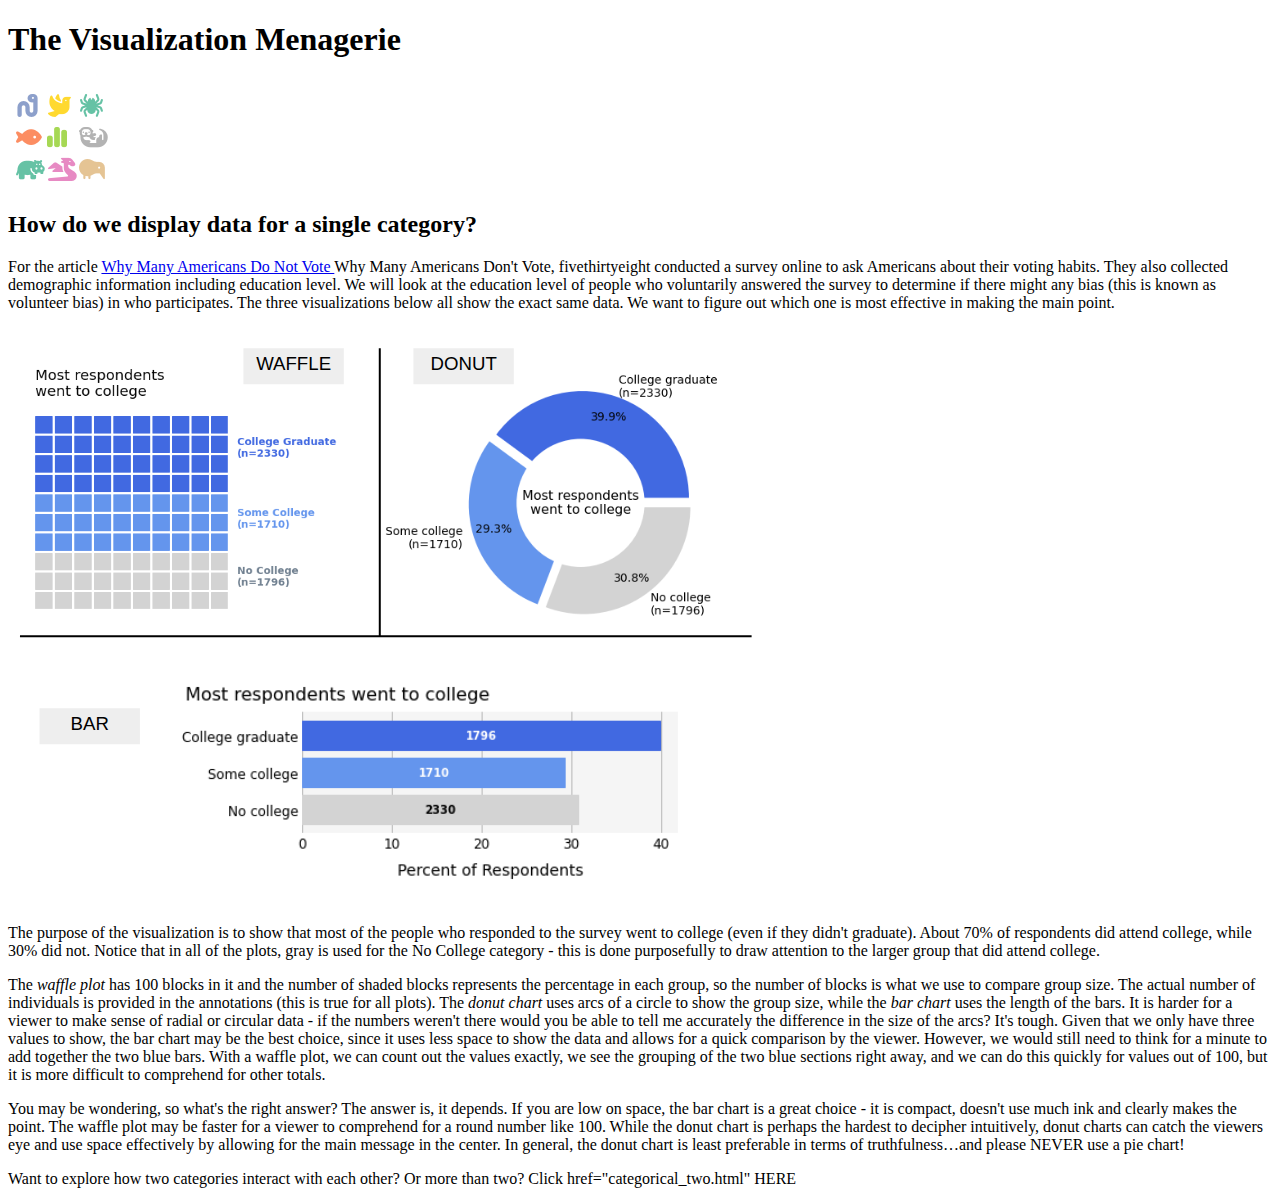
<file: categorical_one.html>
<!DOCTYPE html>

<html lang="en">

    <head>
        <meta charset="UTF-8">
        <meta name="viewport" content="width=device-width, initial-scale=1">
        <title>Categorical Data Viz 1</title>
    </head>

    <body>
        <header>
            <h1>The Visualization Menagerie</h1>
            <div class="logotext">
                <img src="image/logo.png" alt="Logo">
            </div>
        </header>

        <main>
            <h2>
                How do we display data for a single category?
            </h2>
            
            <p>
                For the article <a href=https://projects.fivethirtyeight.com/non-voters-poll-2020-election/ > Why Many Americans Do Not Vote </a> Why Many
            Americans Don't Vote, fivethirtyeight conducted a survey online to ask Americans about their
            voting habits. They also collected demographic information including education level. We will look at
            the education level of people who voluntarily answered the survey to determine if there might any bias
            (this is known as volunteer bias) in who participates. The three visualizations below all
            show the exact same data. We want to figure out which one is most effective in making the main point.
            </p>
            <img src="image/three_cat.svg" margin-left:auto>
            <p>
                The purpose of the visualization is to show that most of the people who responded to the survey went to
            college (even if they didn't graduate). About 70% of respondents did attend college, while 30% did not.
            Notice that in all of the plots, gray is used for the No College category - this is done purposefully to
            draw attention to the larger group that did attend college.
            </p>
            
            <p>
                The <dfn> waffle plot </dfn> has 100 blocks in it and the number of shaded blocks represents the percentage
                in each group, so the number of blocks is what we use to compare group size. The actual number of
                individuals is provided in the annotations (this is true for all plots). The <dfn>donut chart</dfn> uses
                arcs of a circle to show the group size, while the <dfn>bar chart</dfn> uses the length of the bars. It
                is harder for a viewer to make sense of radial or circular data - if the numbers weren't there would you
                be able to tell me accurately the difference in the size of the arcs? It's tough. Given that we only
                have three values to show, the bar chart may be the best choice, since it uses less space to show the
                data and allows for a quick comparison by the viewer. However, we would still need to think for a minute
                to add together the two blue bars. With a waffle plot, we can count out the values exactly, we see the
                grouping of the two blue sections right away, and we can do this quickly for values out of 100, but it
                is more difficult to comprehend for other totals.
            </p>
            
            <p>
                You may be wondering, so what's the right answer? The answer is, it depends. If you are low on space, the
                bar chart is a great choice - it is compact, doesn't use much ink and clearly makes the point. The
                waffle plot may be faster for a viewer to comprehend for a round number like 100. While the donut chart
                is perhaps the hardest to decipher intuitively, donut charts can catch the viewers eye and use space
                effectively by allowing for the main message in the center. In general, the donut chart is least
                preferable in terms of truthfulness…and please NEVER use a pie chart!
            </p>
            
        </main>

        <footer>
            Want to explore how two categories interact with each other? Or more than two? Click
            href="categorical_two.html" HERE
        </footer>

    </body>

</html>
</file>
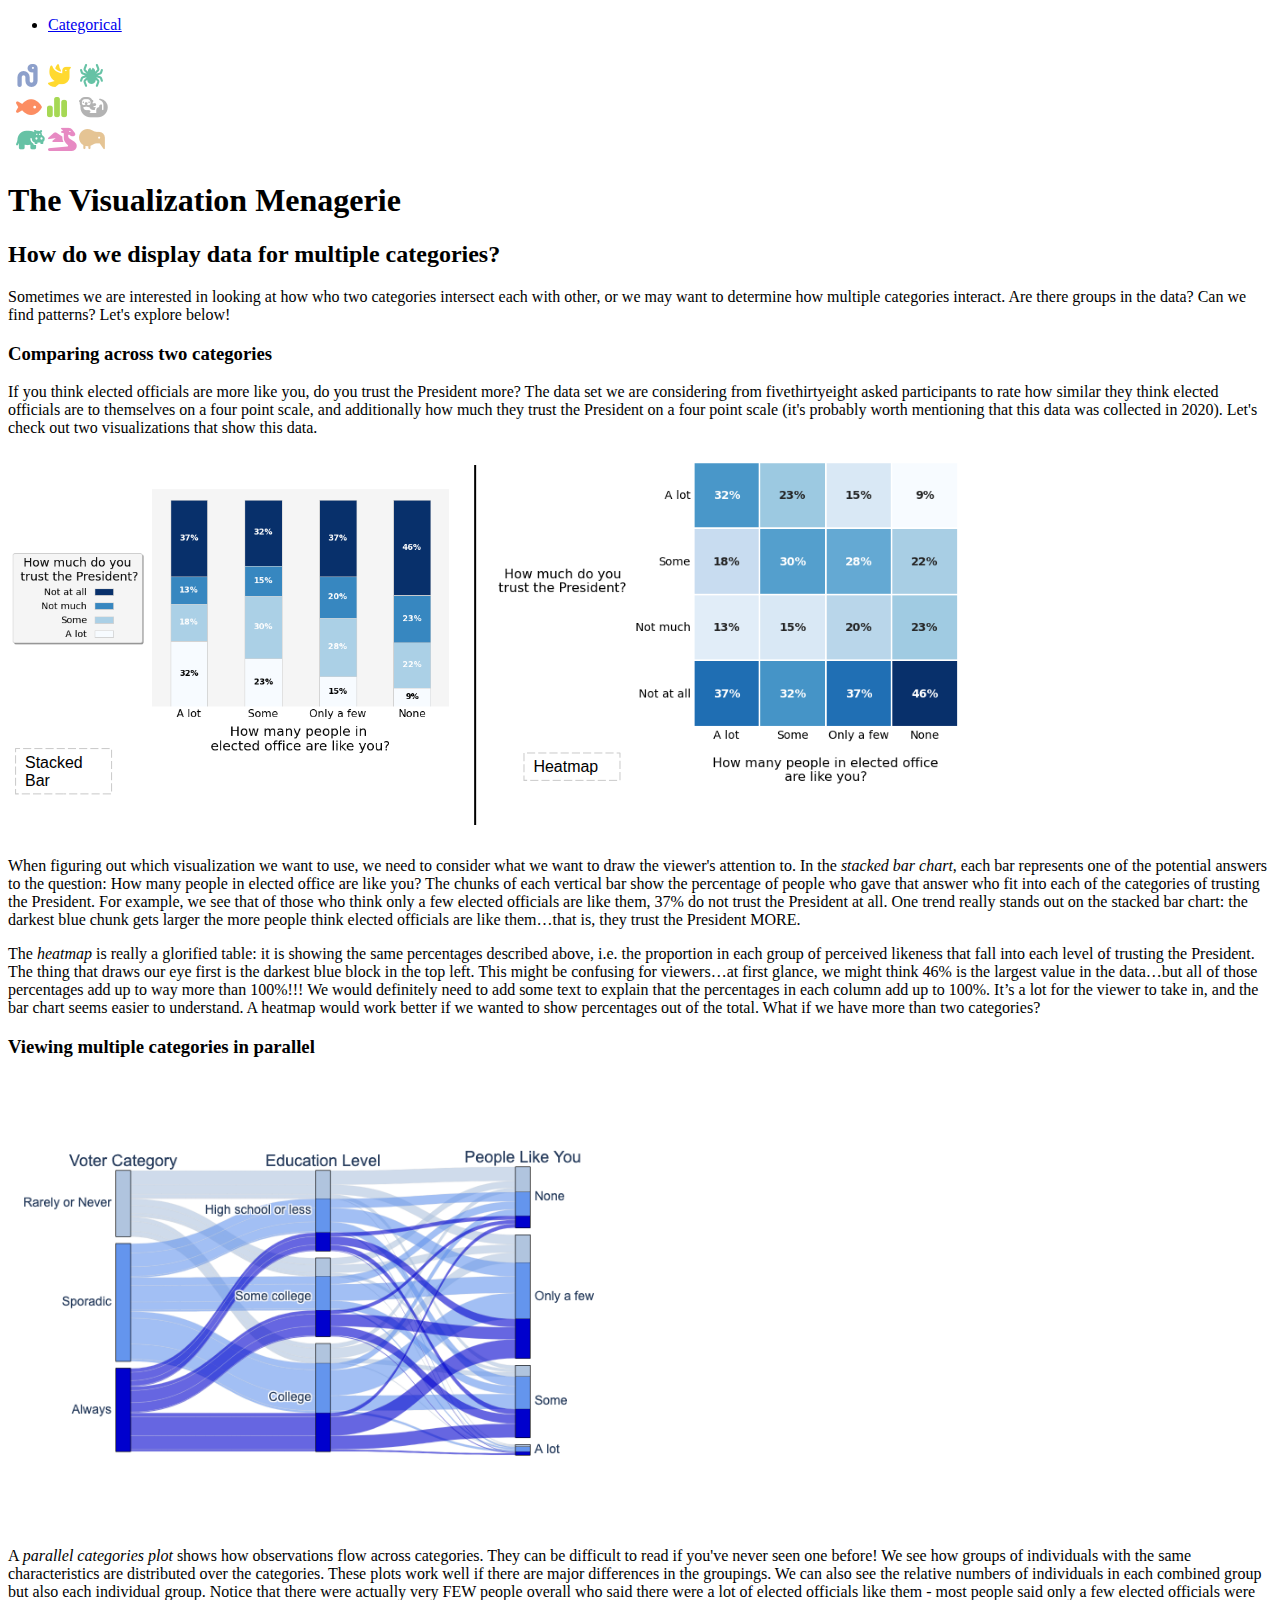
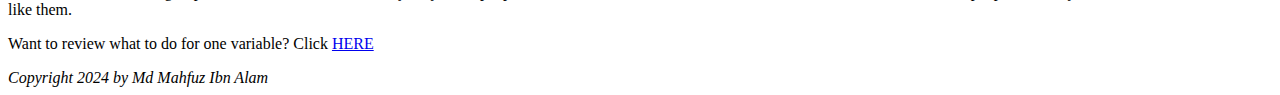
<file: categorical_two.html>
<!DOCTYPE html>

<html lang="en">

    <head>
        <meta charset="UTF-8">
        <meta name="viewport" content="width=device-width, initial-scale=1">
        <title>Categorical Data Viz 2</title>
    </head>

    <body>
        <header>
            <nav>
                <ul>
                    <li><a href="categorical_one.html" class="activechild">Categorical</a></li>
                </ul>
            </nav>
            <div class="logotext">
                <img src="image/logo.png" alt="Logo">
                <h1>The Visualization Menagerie</h1>
            </div>
        </header>

        <main>
            <h2>How do we display data for multiple categories?</h2>
            <p>Sometimes we are interested in looking at how who two categories intersect each with other,
                or we may want to determine how multiple categories interact. Are there groups in the data?
                Can we find patterns? Let's explore below!</p>

            <section>
                <h3>Comparing across two categories</h3>
                <p>If you think elected officials are more like you, do you trust the President more?
                    The data set we are considering from fivethirtyeight asked participants to rate how similar they
                    think elected officials are to themselves on a four point scale, and additionally how much they
                    trust the President on a four point scale (it's probably worth mentioning that this data was
                    collected in 2020). Let's check out two visualizations that show this data.
                </p>
                <img src="image/two_cat.svg" alt="stacked bar and heatmap" class="scalesvg">

                <p>When figuring out which visualization we want to use, we need to consider what we want to draw the
                    viewer's attention to. In the <dfn>stacked bar chart</dfn>, each bar represents one of the potential
                    answers to the question: How many people in elected office are like you? The chunks of each vertical
                    bar show the percentage of people who gave that answer who fit into each of the categories of
                    trusting the President. For example, we see that of those who think only a few elected officials are
                    like them, 37% do not trust the President at all. One trend really stands out on the stacked bar
                    chart: the darkest blue chunk gets larger the more people think elected officials are like them…that
                    is,
                    they trust the President MORE.
                </p>

                <p>The <dfn>heatmap</dfn> is really a glorified table: it is showing the same percentages described
                    above, i.e. the proportion in each group of perceived likeness that fall into each level of trusting
                    the President. The thing that draws our eye first is the darkest blue block in the top left. This
                    might be confusing for viewers…at first glance, we might think 46% is the largest value in the
                    data…but all of those percentages add up to way more than 100%!!! We would definitely need to add
                    some text to explain that the percentages in each column add up to 100%. It’s a lot for the viewer
                    to take in, and the bar chart seems easier to understand. A heatmap would work better if we wanted
                    to show percentages out of the total. What if we have more than two categories?
                </p>
            </section>

            <section>
                <h3>Viewing multiple categories in parallel</h3>
                <div id="imagebox">
                    <img src="image/categories.html" alt="parcats plot" id="imgleft" srcset="image/categories_small.png 480w,
                            image/categories_medium.png 1280w" sizes="90vw">
                    <p> 
                        A <dfn>parallel categories plot</dfn> shows how observations flow across categories. They can be
                        difficult to read if you've never seen one before! We see how groups of individuals with the
                        same characteristics are distributed over the categories. These plots work well if there are
                        major differences in the groupings. We can also see the relative numbers of individuals in each
                        combined group but also each individual group. Notice that there were actually very
                        FEW people overall who said there were a lot of elected officials like them - most people said
                        only a few elected officials were like them.
                    </p>
                </div>
            </section>
        </main>

        <footer>
            <p class="navhelper">
                Want to review what to do for one variable? Click <a href="categorical_one.html">HERE</a>
            </p>
            <address>Copyright 2024 by Md Mahfuz Ibn Alam</a></address>
        </footer>

    </body>

</html>
</file>
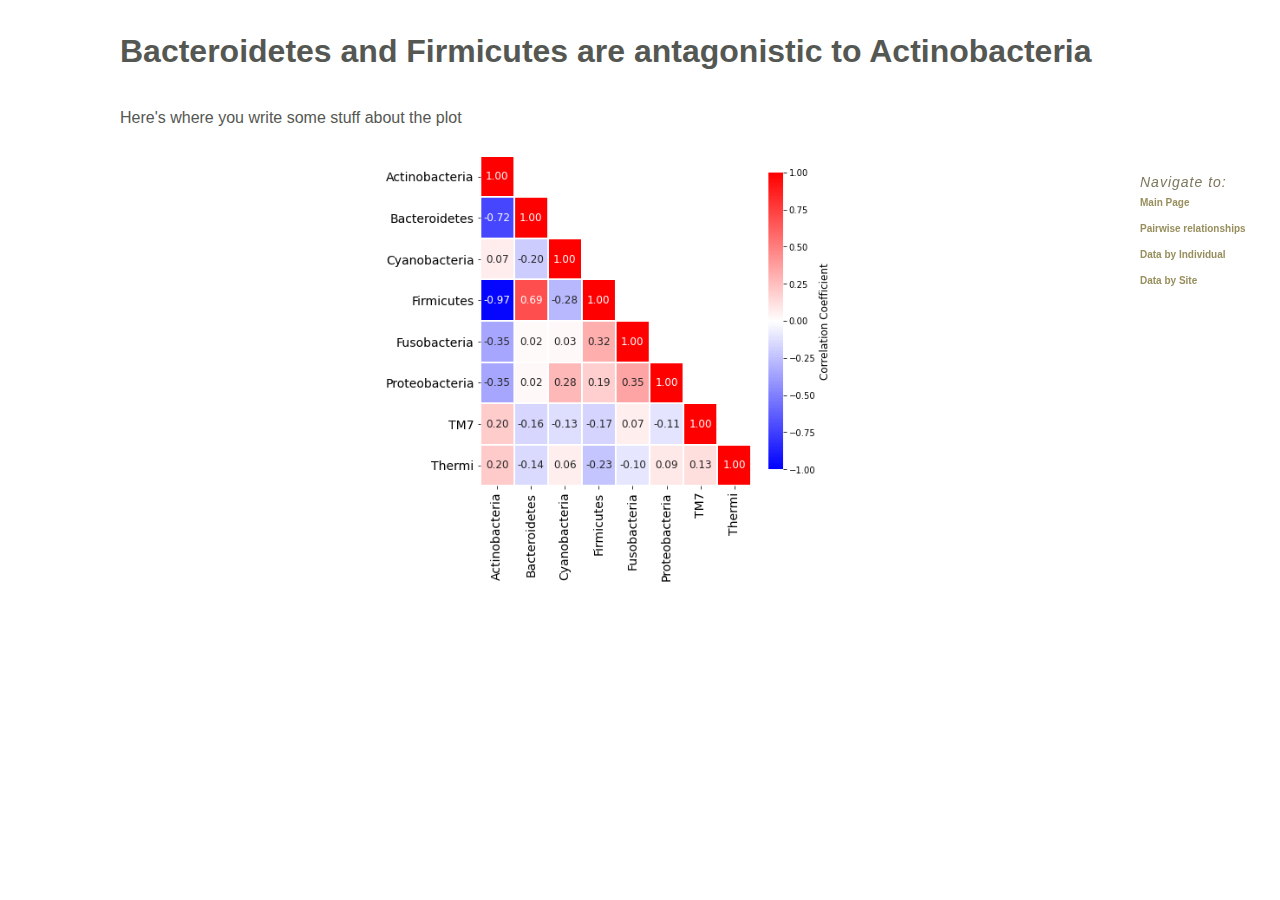
<file: Correlations copy.html>
<!DOCTYPE html>
<div class="page-wrapper">
<html>

	<head>
		<title>Pairwise_Correlations</title>
		<link rel="stylesheet" href="css/style.css">
	</head>

	<body>
		<div class="preamble" id="zen-preamble" role="article">
			<h1>Bacteroidetes and Firmicutes are antagonistic to Actinobacteria</h1>
			<p>Here's where you write some stuff about the plot</p>
		</div>
		
		<figure>
			<img src="figures/Phyla_correlations.png" class="center">
		</figure>

		<aside class="sidebar" role="complementary">
		<div class="wrapper">
			<h3>Navigate to:</h3>
			<nav role="navigation">
				<ul>
					<li>
						<a href="Microbiome.html">Main Page</a> 
					</li>					
					<li>
						<a href="Correlations.html">Pairwise relationships</a> 
					</li>					
					<li>
						<a href="PCA_Indiv.html">Data by Individual</a>					
					</li>					
					<li>
						<a href="PCA_Site.html">Data by Site</a>					
					</li>					
				</ul>
			</nav>
		</div>
	</body>

</html>
</file>
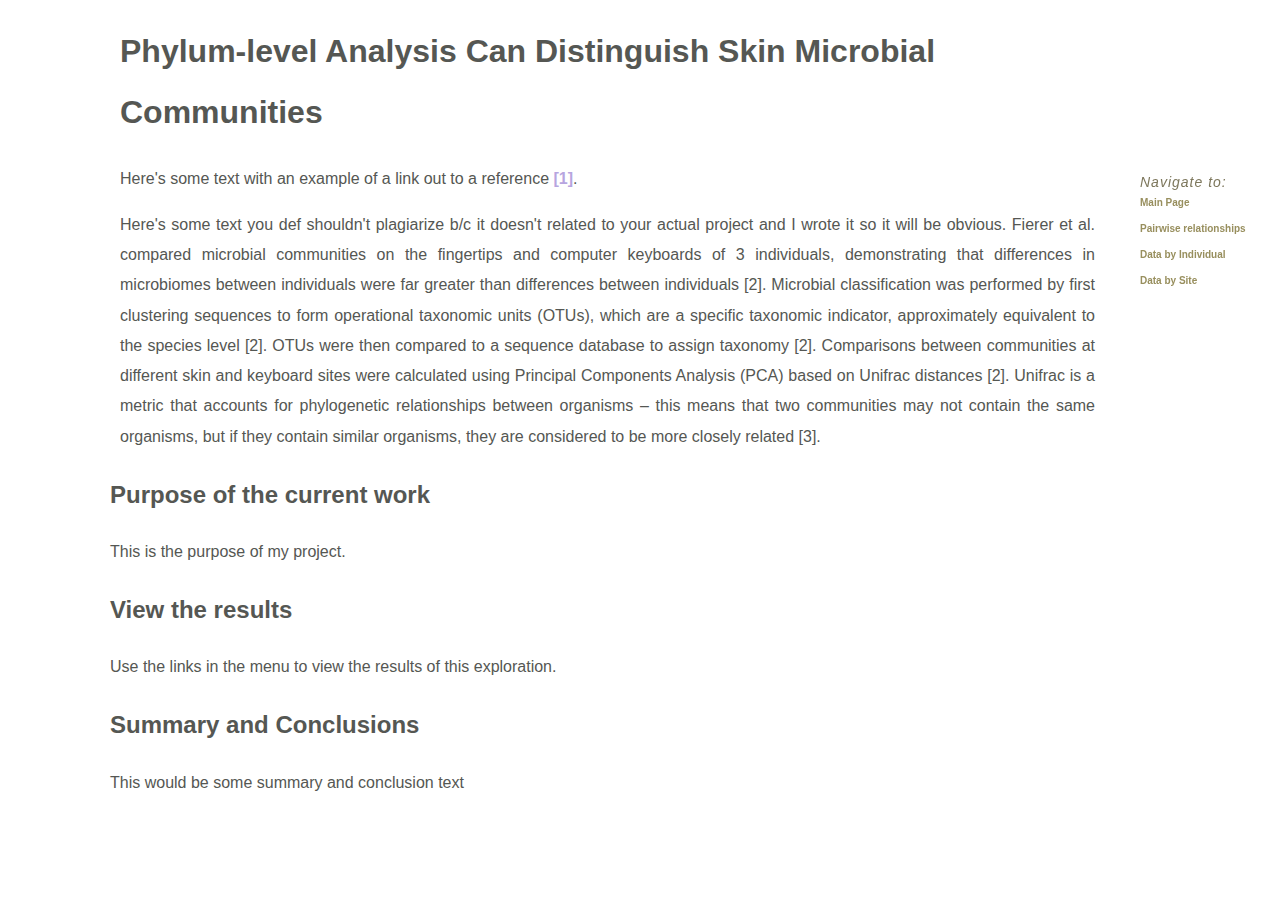
<file: Microbiome.html>
<!DOCTYPE html>
<div class="page-wrapper">
<html>

	<head>
		<title>Microbiome</title>
		<link rel="stylesheet" href="css/style.css">
	</head>

	<body>
		<div class="preamble" id="zen-preamble" role="article">
			<h1>Phylum-level Analysis Can Distinguish Skin Microbial Communities </h1>
			<p>
				Here's some text with an example of a link out to a reference
				<a href="https://www.ncbi.nlm.nih.gov/books/NBK8817/">[1]</a>.
			</p>
			<p>
				Here's some text you def shouldn't plagiarize b/c it doesn't related to your actual
				project and I wrote it so it will be obvious.
				Fierer et al. compared microbial communities on the fingertips and computer keyboards of
				3 individuals, demonstrating that differences in microbiomes between individuals were far 
				greater than differences between individuals [2]. Microbial classification was performed by 
				first clustering sequences to form operational taxonomic units (OTUs), which are a specific 
				taxonomic indicator, approximately equivalent to the species level [2]. 
				OTUs were then compared to a sequence database to assign taxonomy [2]. 
				Comparisons between communities at different skin and keyboard sites were calculated using 
				Principal Components Analysis (PCA) based on Unifrac distances [2]. Unifrac is a metric that 
				accounts for phylogenetic relationships between organisms – this means that two communities may not 
				contain the same organisms, but if they contain similar organisms, they are considered to be more 
				closely related [3].
			</p>
		</div>

		<h2>Purpose of the current work</h2>
		<p>This is the purpose of my project. </p> 
				
		<h2>View the results</h2>
		<p>Use the links in the menu to view the results of this exploration.</p>

		<h2>Summary and Conclusions</h2>
		<p>This would be some summary and conclusion text</p>

		<aside class="sidebar" role="complementary">
		<div class="wrapper">
			<h3>Navigate to:</h3>
			<nav role="navigation">
				<ul>
					<li>
						<a href="Microbiome.html">Main Page</a> 
					</li>					
					<li>
						<a href="Correlations.html">Pairwise relationships</a> 
					</li>					
					<li>
						<a href="PCA_Indiv.html">Data by Individual</a>					
					</li>					
					<li>
						<a href="PCA_Site.html">Data by Site</a>					
					</li>					
				</ul>
			</nav>
		</div>
	</body>

</html>
</file>
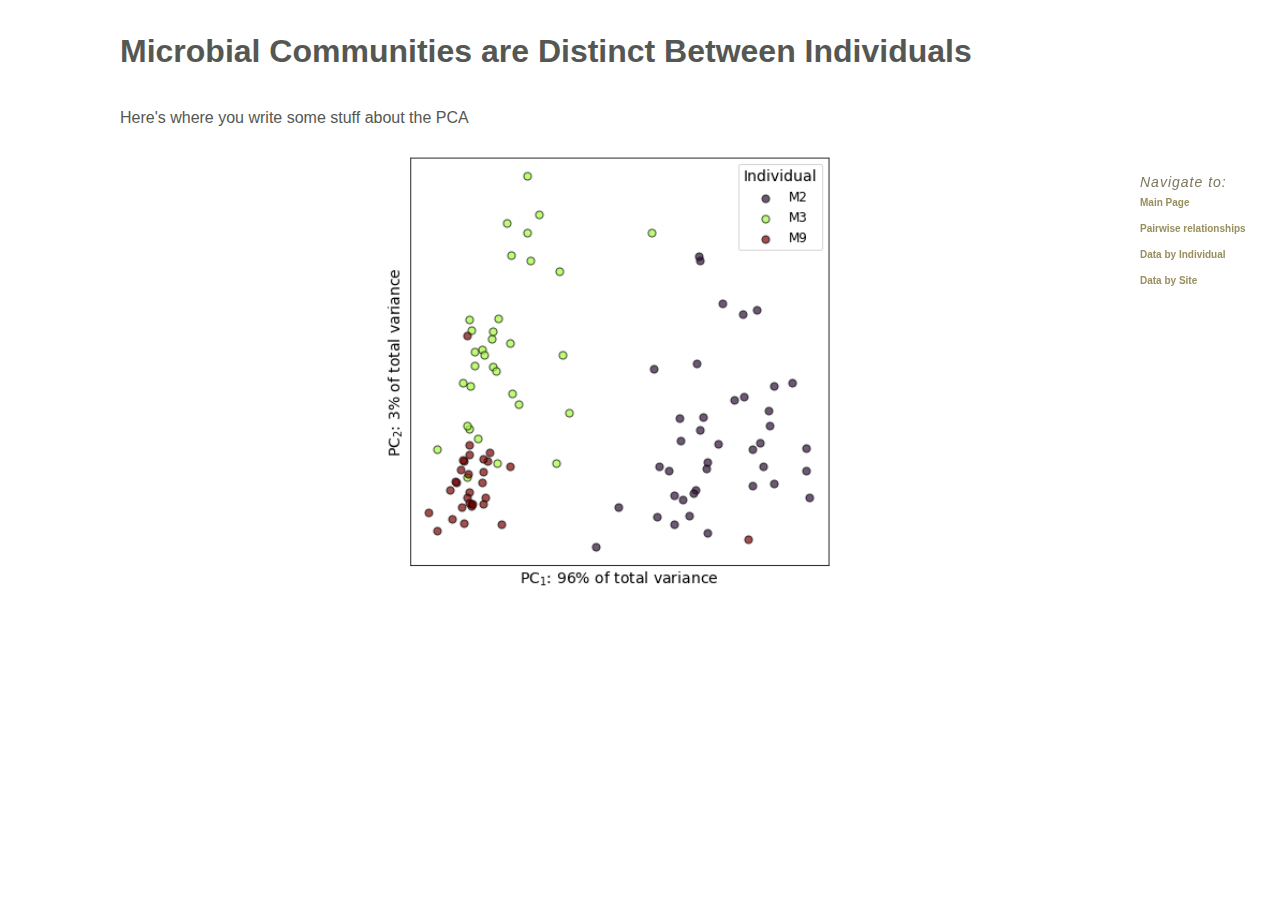
<file: PCA_Indiv.html>
<!DOCTYPE html>
<div class="page-wrapper">
<html>

	<head>
		<title>PCA_by_Individual</title>
		<link rel="stylesheet" href="css/style.css">	
	</head>

	<body>
		<div class="preamble" id="zen-preamble" role="article">
			<h1>Microbial Communities are Distinct Between Individuals</h1>
			<p>Here's where you write some stuff about the PCA </p>
		</div>

		<figure>
			<img src="figures/PCA_ByIndiv.png" class="center">
		</figure>

		<aside class="sidebar" role="complementary">
		<div class="wrapper">
			<h3>Navigate to:</h3>
			<nav role="navigation">
				<ul>
					<li>
						<a href="Microbiome.html">Main Page</a> 
					</li>					
					<li>
						<a href="Correlations.html">Pairwise relationships</a> 
					</li>					
					<li>
						<a href="PCA_Indiv.html">Data by Individual</a>					
					</li>					
					<li>
						<a href="PCA_Site.html">Data by Site</a>					
					</li>					
				</ul>
			</nav>
		</div>
	</body>

</html>
</file>
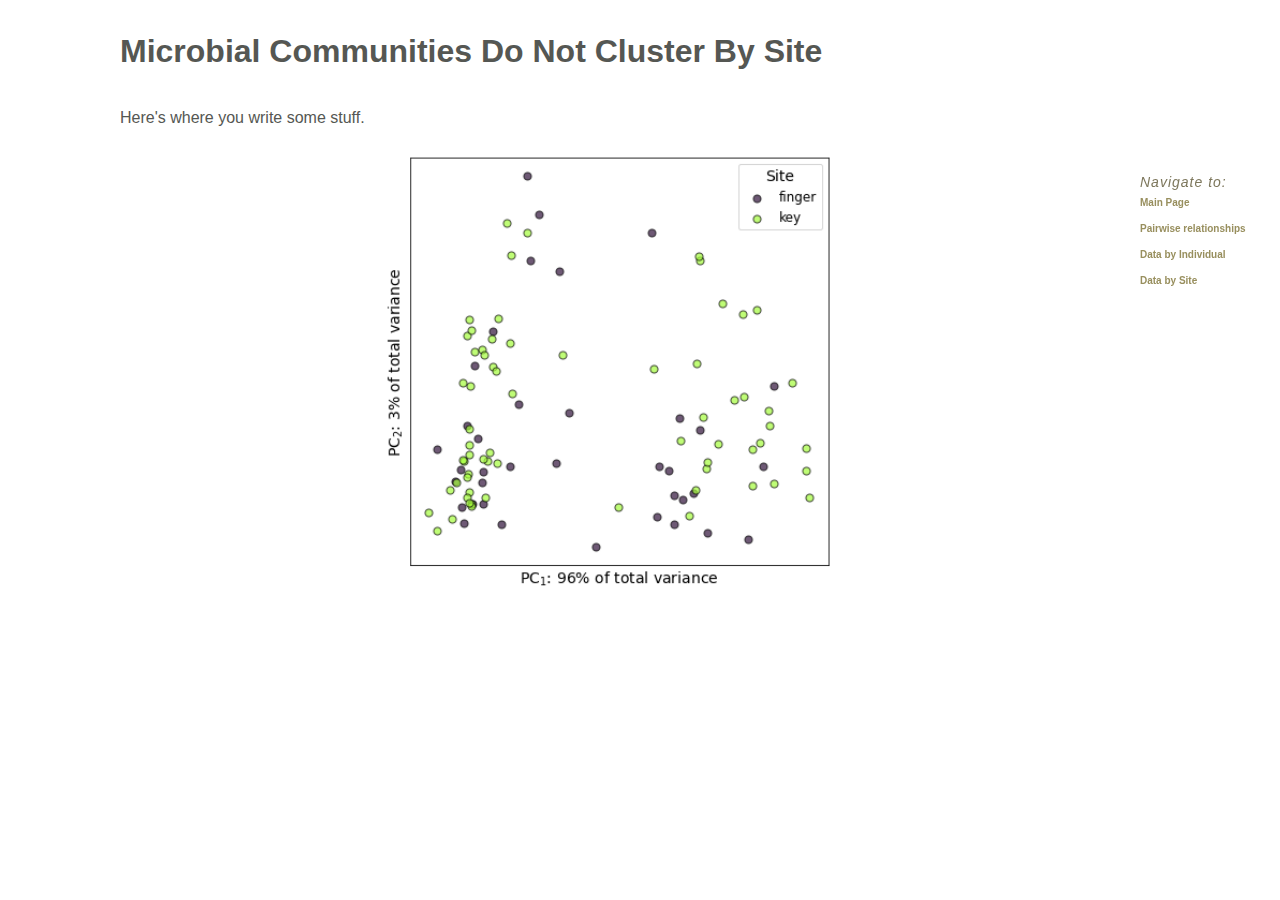
<file: PCA_Site.html>
<!DOCTYPE html>
<div class="page-wrapper">
<html>

	<head>
		<title>PCA_by_Site</title>
		<link rel="stylesheet" href="css/style.css">
	</head>

	<body>
		<div class="preamble" id="zen-preamble" role="article">
			<h1>Microbial Communities Do Not Cluster By Site </h1>
			<p>Here's where you write some stuff.</p>
		</div>

		<figure>
			<img src="figures/PCA_BySite.png" class="center">
		</figure>

		<aside class="sidebar" role="complementary">
		<div class="wrapper">
			<h3>Navigate to:</h3>
			<nav role="navigation">
				<ul>
					<li>
						<a href="Microbiome.html">Main Page</a> 
					</li>					
					<li>
						<a href="Correlations.html">Pairwise relationships</a> 
					</li>					
					<li>
						<a href="PCA_Indiv.html">Data by Individual</a>					
					</li>					
					<li>
						<a href="PCA_Site.html">Data by Site</a>					
					</li>					
				</ul>
			</nav>
		</div>
	</body>

</html>
</file>
<file: css/style.css>
/* css Zen Garden default style v1.02 */
/* css released under Creative Commons License - http://creativecommons.org/licenses/by-nc-sa/1.0/  */

/* This file based on 'Tranquille' by Dave Shea */
/* You may use this file as a foundation for any new work, but you may find it easier to start from scratch. */
/* Not all elements are defined in this file, so you'll most likely want to refer to the xhtml as well. */

/* Your images should be linked as if the CSS file sits in the same folder as the images. ie. no paths. */


/* basic elements */
html {
	margin: 0;
	padding: 0;
	}
body {
	font: 100% georgia, sans-serif;
	line-height: 1.88889;
	color: #555753; 
	background: #fff url(http://csszengarden.com/001/blossoms.jpg) no-repeat bottom right; 
	margin: 0; 
	padding: 0;
	}
p { 
	margin-top: 0; 
	text-align: justify;
	}
h3 { 
	font: italic normal 1.4em georgia, sans-serif;
	letter-spacing: 1px; 
	margin-bottom: 0; 
	color: #7D775C;
	}
a:link { 
	font-weight: bold; 
	text-decoration: none; 
	color: #B7A5DF;
	}
a:visited { 
	font-weight: bold; 
	text-decoration: none; 
	color: #D4CDDC;
	}
a:hover, a:focus, a:active { 
	text-decoration: underline; 
	color: #9685BA;
	}
abbr {
	border-bottom: none;
	}

figure {
  border-top: none;
  padding-top: 0;
}
figcaption {
  padding: 0.5em;
  color: black;
  font-size: small;
}
/* specific divs */

.center {
  display: block;
  margin-left: auto;
  margin-right: auto;
  width: 50%;
  }

.page-wrapper { 
	background: url(http://csszengarden.com/001/zen-bg.jpg) no-repeat top left; 
	padding: 0 175px 0 110px;  
	margin: 0; 
	position: relative;
	}

.intro { 
	min-width: 470px;
	width: 100%;
	}

header h1 { 
	margin-top: 10px;
	display: block;
	width: 219px;
	height: 87px;
	float: left;

	text-indent: 100%;
	white-space: nowrap;
	overflow: hidden;
	}
header h2 { 
	margin-top: 58px; 
	margin-bottom: 40px; 
	width: 200px; 
	height: 18px; 
	float: right;

	text-indent: 100%;
	white-space: nowrap;
	overflow: hidden;
	}
header {
	padding-top: 20px;
	height: 87px;
}

.summary {
	clear: both; 
	margin: 20px 20px 20px 10px; 
	width: 160px; 
	float: left;
	}
.summary p {
	font: italic 1.1em/2.2 georgia; 
	text-align: center;
	}

.preamble {
	clear: right; 
	padding: 0px 10px 0 10px;
	}
.supporting {	
	padding-left: 10px; 
	margin-bottom: 40px;
	}

footer { 
	text-align: center; 
	}
footer a:link, footer a:visited { 
	margin-right: 20px; 
	}

.sidebar {
	margin-left: 600px; 
	position: fixed; 
	top: 0; 
	right: 0;
	}
.sidebar .wrapper { 
	font: 10px verdana, sans-serif; 
	background: transparent url(http://csszengarden.com/001/paper-bg.jpg) top left repeat-y; 
	padding: 10px; 
	margin-top: 150px; 
	width: 130px; 
	}
.sidebar h3.select { 
	margin: 10px 0 5px 0; 
	width: 97px; 
	height: 16px; 

	text-indent: 100%;
	white-space: nowrap;
	overflow: hidden;
	}
.sidebar h3.archives { 
	background: transparent url(http://csszengarden.com/001/h5.gif) no-repeat top left; 
	margin: 25px 0 5px 0; 
	width:57px; 
	height: 14px; 

	text-indent: 100%;
	white-space: nowrap;
	overflow: hidden;
	}
.sidebar h3.resources { 
	background: transparent url(http://csszengarden.com/001/h6.gif) no-repeat top left; 
	margin: 25px 0 5px 0; 
	width:63px; 
	height: 10px; 

	text-indent: 100%;
	white-space: nowrap;
	overflow: hidden;
	}


.sidebar ul {
	margin: 0;
	padding: 0;
	}
.sidebar li {
	line-height: 1.6em; 
	background: transparent url(http://csszengarden.com/001/cr1.gif) no-repeat top center; 
	display: block; 
	padding-top: 5px; 
	margin-bottom: 5px;
	list-style-type: none;
	}
.sidebar li a:link {
	color: #988F5E;
	}
.sidebar li a:visited {
	color: #B3AE94;
	}


.extra1 {
	background: transparent url(http://csszengarden.com/001/cr2.gif) top left no-repeat; 
	position: absolute; 
	top: 40px; 
	right: 0; 
	width: 148px; 
	height: 110px;
	}
</file>
